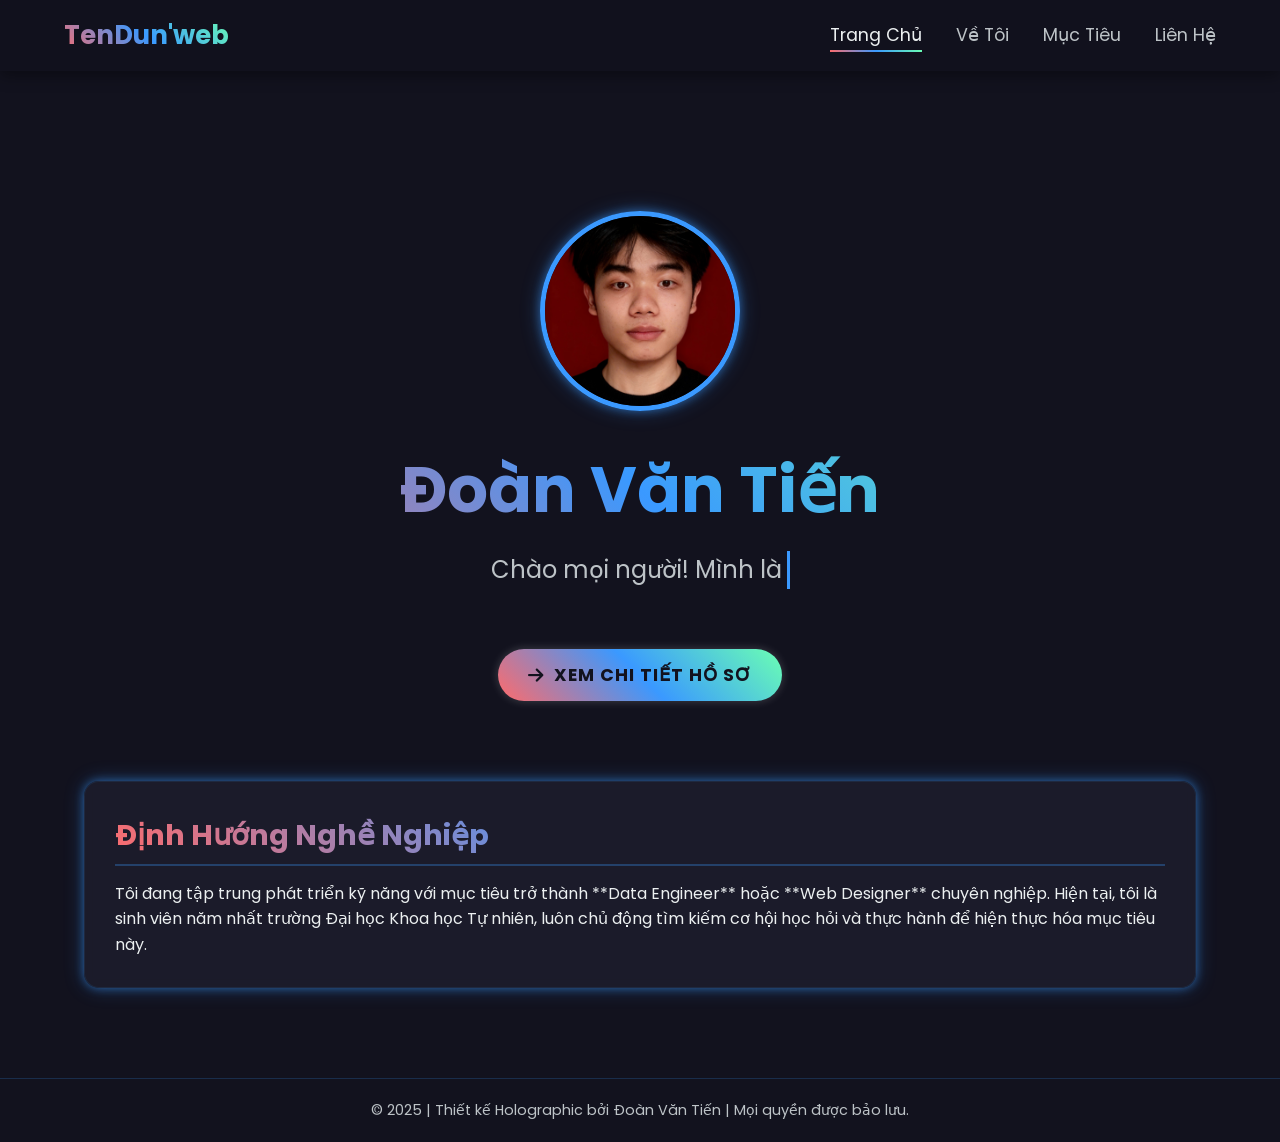
<file: index.html>
<!DOCTYPE html>
<html lang="vi">
<head>
    <meta charset="UTF-8">
    <meta name="viewport" content="width=device-width, initial-scale=1.0">
    <title>Trang Chủ | Đoàn Văn Tiến - Portfolio</title>
    <link rel="stylesheet" href="style.css">
    <link rel="stylesheet" href="https://cdnjs.cloudflare.com/ajax/libs/animate.css/4.1.1/animate.min.css">
</head>
<body>
    
    <div id="preloader">
        <div class="welcome-text"></div> <div class="loader-bar"></div>
    </div>

    <nav class="navbar">
        <div class="logo">TenDun'web</div>
        <div class="nav-links">
            <a href="index.html">Trang Chủ</a>
            <a href="about.html">Về Tôi</a>
            <a href="goals.html">Mục Tiêu</a>
            <a href="contact.html">Liên Hệ</a>
        </div>
    </nav>

    <div class="main-content">
        <section id="home-intro" class="animate__animated animate__fadeIn">
            <img src="assets/img/DoanVanTien.jpg" alt="Ảnh cá nhân" class="profile-img-home"> 
            
            <h1>Đoàn Văn Tiến</h1>
            
            <p id="typing-text">Chào mọi người! Mình là Đoàn Văn Tiến, đến từ Trường Đại học Khoa học Tự nhiên – ngôi trường của những người yêu khoa học và khám phá!</p>

            <div class="cta-button-container">
                <a href="about.html" class="cta-button">
                    <i class="fas fa-arrow-right"></i> Xem Chi Tiết Hồ Sơ
                </a>
            </div>
        </section>

        <section class="card">
            <h3>Định Hướng Nghề Nghiệp</h3>
            <p>Tôi đang tập trung phát triển kỹ năng với mục tiêu trở thành **Data Engineer** hoặc **Web Designer** chuyên nghiệp. Hiện tại, tôi là sinh viên năm nhất trường Đại học Khoa học Tự nhiên, luôn chủ động tìm kiếm cơ hội học hỏi và thực hành để hiện thực hóa mục tiêu này.</p>
        </section>
        
    </div>

    <footer>
        &copy; 2025 | Thiết kế Holographic bởi Đoàn Văn Tiến | Mọi quyền được bảo lưu.
    </footer>
    
    <script src="script.js"></script>
</body>
</html>
</file>
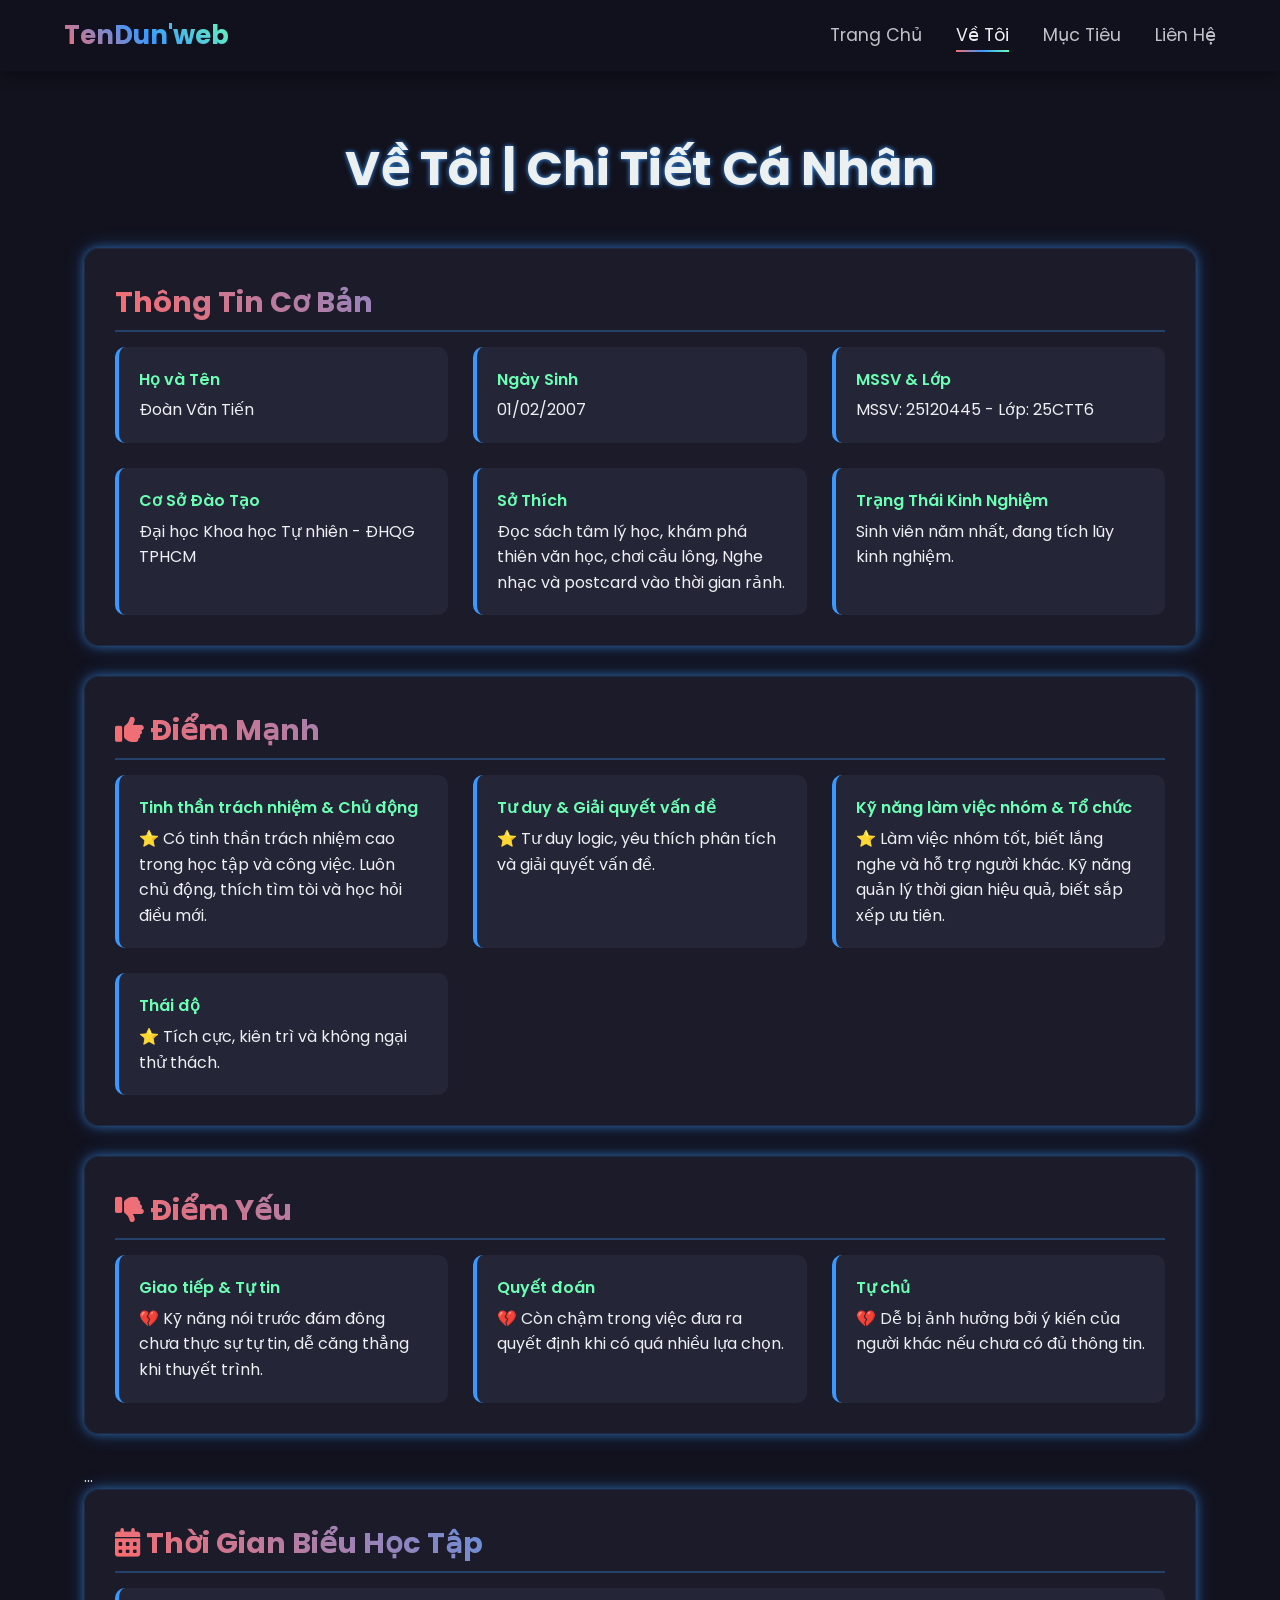
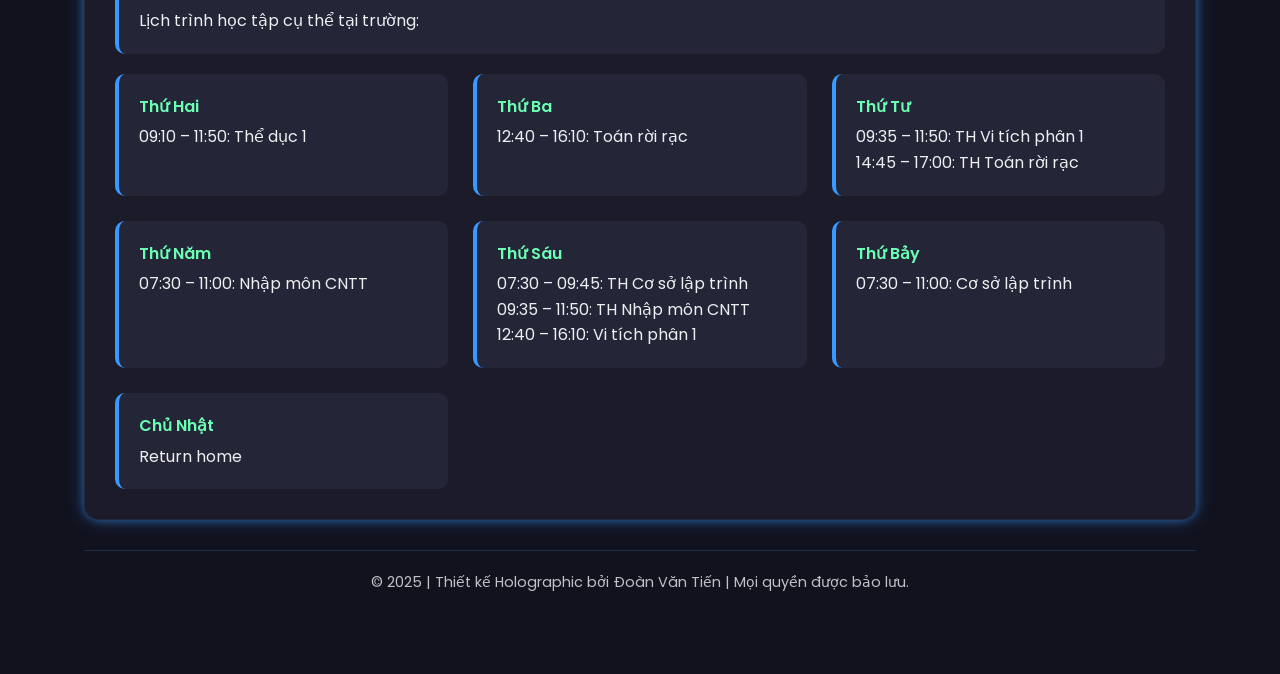
<file: about.html>
<!DOCTYPE html>
<html lang="vi">
<head>
    <meta charset="UTF-8">
    <meta name="viewport" content="width=device-width, initial-scale=1.0">
    <title>Về Tôi | Đoàn Văn Tiến</title>
    <link rel="stylesheet" href="style.css">
</head>
<body>
    <nav class="navbar">
        <div class="logo">TenDun'web</div>
        <div class="nav-links">
            <a href="index.html">Trang Chủ</a>
            <a href="about.html">Về Tôi</a>
            <a href="goals.html">Mục Tiêu</a>
            <a href="contact.html">Liên Hệ</a>
        </div>
    </nav>

    <div class="main-content">
        <h2 class="section-title">Về Tôi | Chi Tiết Cá Nhân</h2>

        <section class="card">
            <h3>Thông Tin Cơ Bản</h3>
            <div class="data-grid">
                <div class="data-item">
                    <h4>Họ và Tên</h4>
                    <p>Đoàn Văn Tiến</p>
                </div>
                <div class="data-item">
                    <h4>Ngày Sinh</h4>
                    <p>01/02/2007</p>
                </div>
                <div class="data-item">
                    <h4>MSSV & Lớp</h4>
                    <p>MSSV: 25120445 - Lớp: 25CTT6</p>
                </div>
                <div class="data-item">
                    <h4>Cơ Sở Đào Tạo</h4>
                    <p>Đại học Khoa học Tự nhiên - ĐHQG TPHCM</p>
                </div>
                <div class="data-item">
                    <h4>Sở Thích</h4>
                    <p>Đọc sách tâm lý học, khám phá thiên văn học, chơi cầu lông, Nghe nhạc và postcard vào thời gian rảnh.</p>
                </div>
                <div class="data-item">
                    <h4>Trạng Thái Kinh Nghiệm</h4>
                    <p>Sinh viên năm nhất, đang tích lũy kinh nghiệm.</p>
                </div>
            </div>
        </section>

        <section class="card">
            <h3><i class="fas fa-thumbs-up"></i> Điểm Mạnh</h3>
            <div class="data-grid">
                <div class="data-item">
                    <h4>Tinh thần trách nhiệm & Chủ động</h4>
                    <p>⭐ Có tinh thần trách nhiệm cao trong học tập và công việc. Luôn chủ động, thích tìm tòi và học hỏi điều mới.</p>
                </div>
                <div class="data-item">
                    <h4>Tư duy & Giải quyết vấn đề</h4>
                    <p>⭐ Tư duy logic, yêu thích phân tích và giải quyết vấn đề.</p>
                </div>
                <div class="data-item">
                    <h4>Kỹ năng làm việc nhóm & Tổ chức</h4>
                    <p>⭐ Làm việc nhóm tốt, biết lắng nghe và hỗ trợ người khác. Kỹ năng quản lý thời gian hiệu quả, biết sắp xếp ưu tiên.</p>
                </div>
                <div class="data-item">
                    <h4>Thái độ</h4>
                    <p>⭐ Tích cực, kiên trì và không ngại thử thách.</p>
                </div>
            </div>
        </section>

        <section class="card">
            <h3><i class="fas fa-thumbs-down"></i> Điểm Yếu</h3>
            <div class="data-grid">
                <div class="data-item">
                    <h4>Giao tiếp & Tự tin</h4>
                    <p>💔 Kỹ năng nói trước đám đông chưa thực sự tự tin, dễ căng thẳng khi thuyết trình.</p>
                </div>
                <div class="data-item">
                    <h4>Quyết đoán</h4>
                    <p>💔 Còn chậm trong việc đưa ra quyết định khi có quá nhiều lựa chọn.</p>
                </div>
                <div class="data-item">
                    <h4>Tự chủ</h4>
                    <p>💔 Dễ bị ảnh hưởng bởi ý kiến của người khác nếu chưa có đủ thông tin.</p>
                </div>
            </div>
        </section>

        ...
<section class="card">
    <h3><i class="fas fa-calendar-alt"></i> Thời Gian Biểu Học Tập</h3>
    <p class="data-item" style="margin-bottom: 20px;">Lịch trình học tập cụ thể tại trường:</p>

    <div class="data-grid">
        <div class="data-item">
            <h4>Thứ Hai</h4>
            <p>09:10 – 11:50: Thể dục 1</p>
        </div>
        <div class="data-item">
            <h4>Thứ Ba</h4>
            <p>12:40 – 16:10: Toán rời rạc</p>
        </div>
        <div class="data-item">
            <h4>Thứ Tư</h4>
            <p>09:35 – 11:50: TH Vi tích phân 1</p>
            <p>14:45 – 17:00: TH Toán rời rạc</p>
        </div>
        <div class="data-item">
            <h4>Thứ Năm</h4>
            <p>07:30 – 11:00: Nhập môn CNTT</p>
        </div>
        <div class="data-item">
            <h4>Thứ Sáu</h4>
            <p>07:30 – 09:45: TH Cơ sở lập trình</p>
            <p>09:35 – 11:50: TH Nhập môn CNTT</p>
            <p>12:40 – 16:10: Vi tích phân 1</p>
        </div>
        <div class="data-item">
            <h4>Thứ Bảy</h4>
            <p>07:30 – 11:00: Cơ sở lập trình</p>
        </div>
        <div class="data-item">
            <h4>Chủ Nhật</h4>
            <p>Return home</p>
        </div>
    </div>
</section>

<footer>
    &copy; 2025 | Thiết kế Holographic bởi Đoàn Văn Tiến | Mọi quyền được bảo lưu.
</footer>

<script src="script.js"></script>
</body>
</html>
</file>
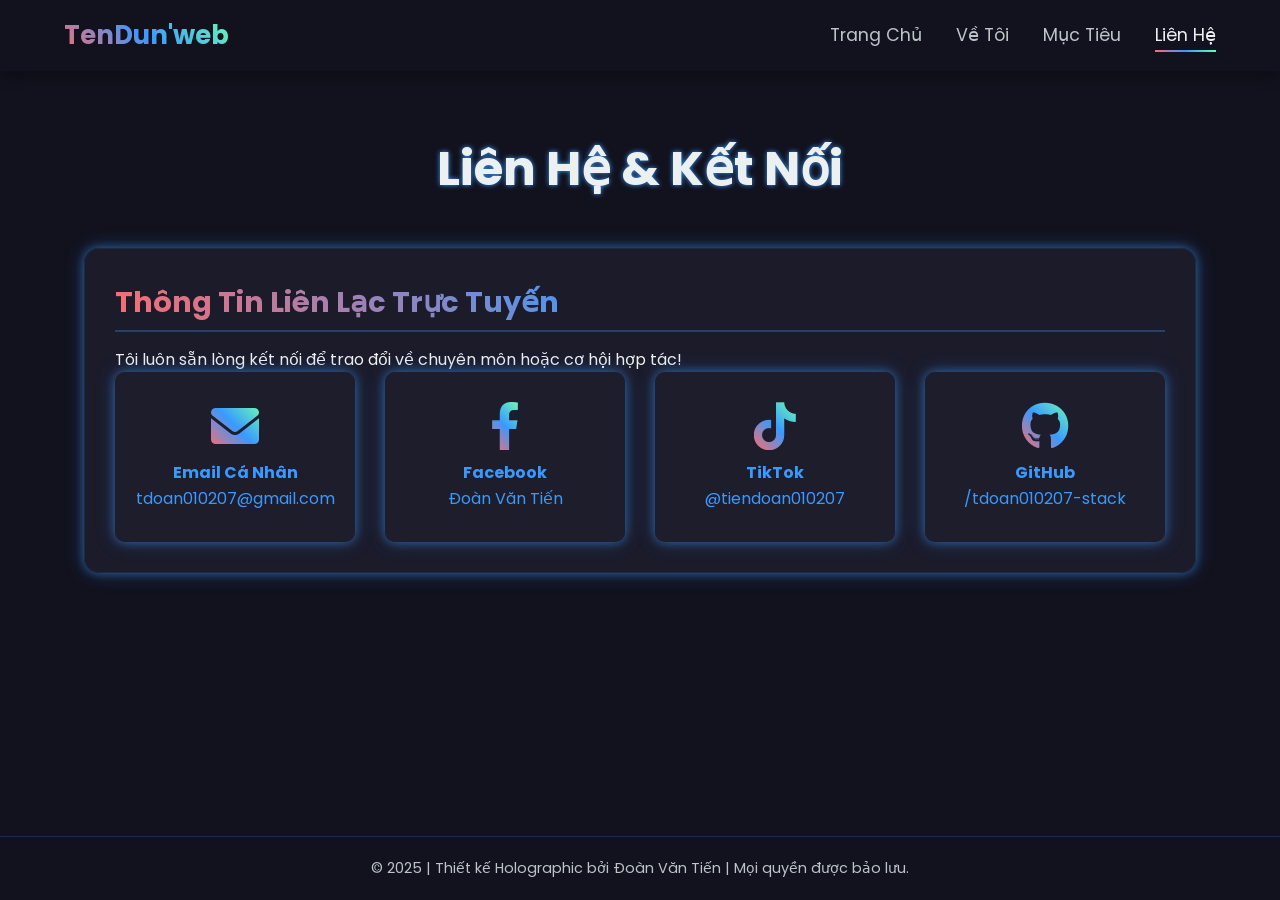
<file: contact.html>
<!DOCTYPE html>
<html lang="vi">
<head>
    <meta charset="UTF-8">
    <meta name="viewport" content="width=device-width, initial-scale=1.0">
    <title>Liên Hệ | Đoàn Văn Tiến</title>
    <link rel="stylesheet" href="style.css">
</head>
<body>
    <nav class="navbar">
        <div class="logo">TenDun'web</div>
        <div class="nav-links">
            <a href="index.html">Trang Chủ</a>
            <a href="about.html">Về Tôi</a>
            <a href="goals.html">Mục Tiêu</a>
            <a href="contact.html">Liên Hệ</a>
        </div>
    </nav>

    <div class="main-content">
        <h2 class="section-title">Liên Hệ & Kết Nối</h2>

        <section class="card">
            <h3>Thông Tin Liên Lạc Trực Tuyến</h3>
            <p>Tôi luôn sẵn lòng kết nối để trao đổi về chuyên môn hoặc cơ hội hợp tác!</p>

            <div class="contact-grid">
                
                <a href="mailto:tdoan010207@gmail.com" target="_blank" class="contact-link">
                    <i class="fas fa-envelope"></i>
                    <h4>Email Cá Nhân</h4>
                    <p>tdoan010207@gmail.com</p>
                </a>

                <a href="https://www.facebook.com/share/1BQZ5gwaYu/" target="_blank" class="contact-link">
                    <i class="fab fa-facebook-f"></i>
                    <h4>Facebook</h4>
                    <p>Đoàn Văn Tiến</p>
                </a>

                <a href="https://www.tiktok.com/@tiendoan010207?_r=1&_t=ZS-922b7OOl8qK" target="_blank" class="contact-link">
                    <i class="fab fa-tiktok"></i>
                    <h4>TikTok</h4>
                    <p>@tiendoan010207</p>
                </a>

                <a href="https://github.com/tdoan010207-stack" target="_blank" class="contact-link">
                    <i class="fab fa-github"></i>
                    <h4>GitHub</h4>
                    <p>/tdoan010207-stack</p>
                </a>
                
            </div>
        </section>
        
    </div>

    <footer>
        &copy; 2025 | Thiết kế Holographic bởi Đoàn Văn Tiến | Mọi quyền được bảo lưu.
    </footer>
    
    <script src="script.js"></script>
</body>
</html>
</file>
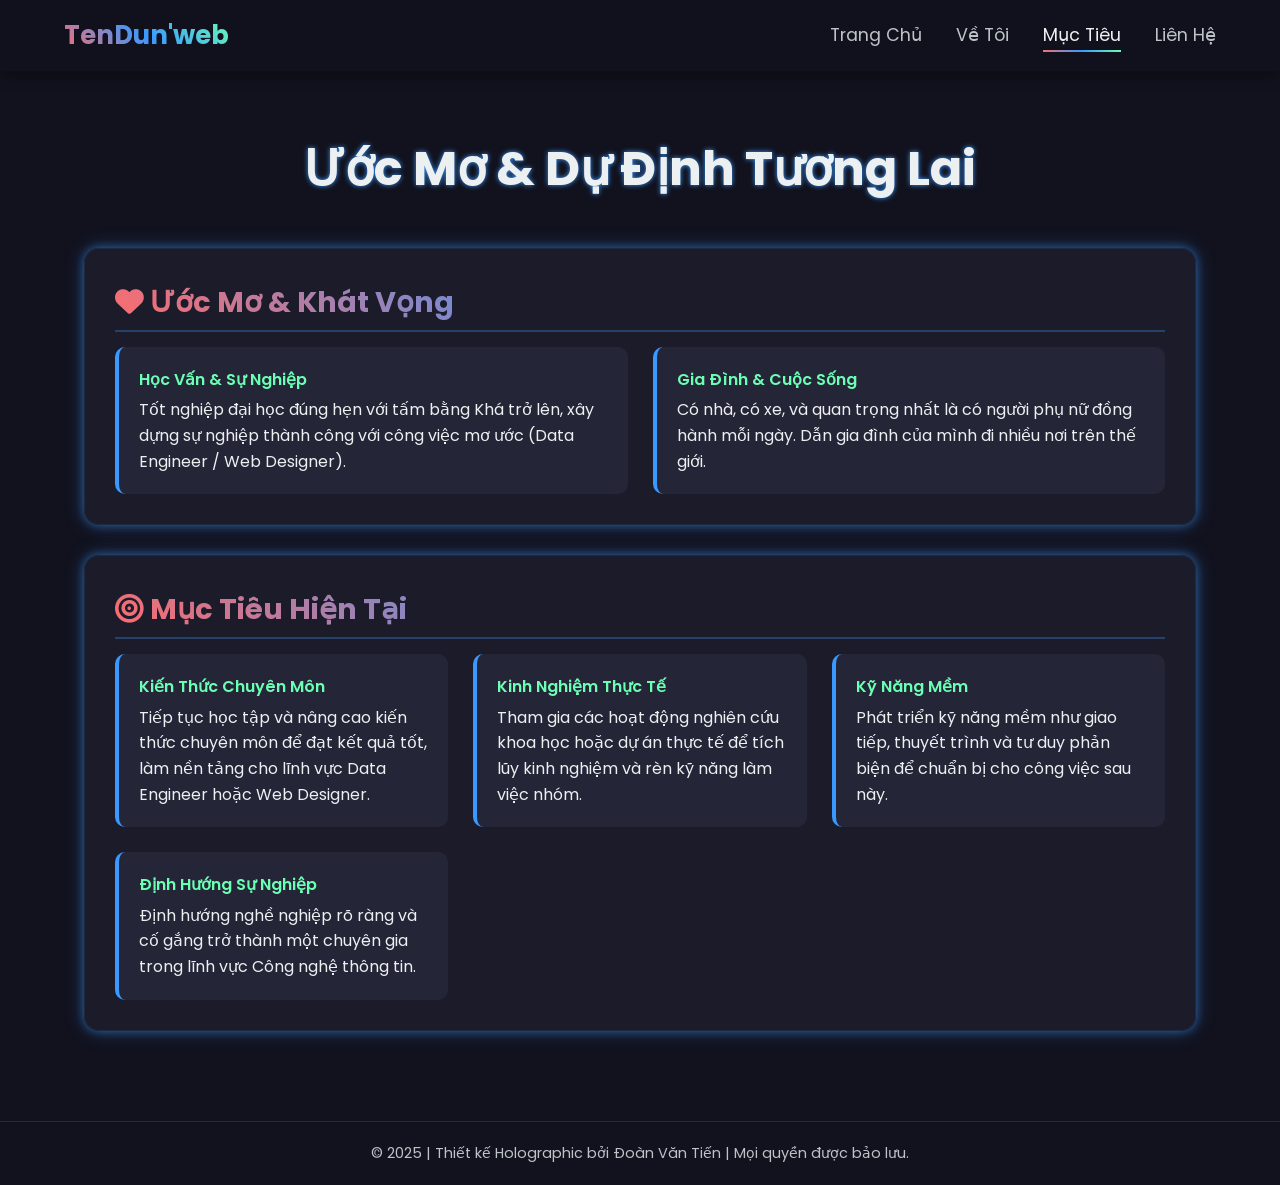
<file: goals.html>
<!DOCTYPE html>
<html lang="vi">
<head>
    <meta charset="UTF-8">
    <meta name="viewport" content="width=device-width, initial-scale=1.0">
    <title>Mục Tiêu & Dự Định | Đoàn Văn Tiến</title>
    <link rel="stylesheet" href="style.css">
</head>
<body>
    <nav class="navbar">
        <div class="logo">TenDun'web</div>
        <div class="nav-links">
            <a href="index.html">Trang Chủ</a>
            <a href="about.html">Về Tôi</a>
            <a href="goals.html">Mục Tiêu</a>
            <a href="contact.html">Liên Hệ</a>
        </div>
    </nav>

    <div class="main-content">
        <h2 class="section-title">Ước Mơ & Dự Định Tương Lai</h2>

        <section class="card">
            <h3><i class="fas fa-heart"></i> Ước Mơ & Khát Vọng</h3>
            <div class="data-grid">
                <div class="data-item">
                    <h4>Học Vấn & Sự Nghiệp</h4>
                    <p>Tốt nghiệp đại học đúng hẹn với tấm bằng Khá trở lên, xây dựng sự nghiệp thành công với công việc mơ ước (Data Engineer / Web Designer).</p>
                </div>
                <div class="data-item">
                    <h4>Gia Đình & Cuộc Sống</h4>
                    <p>Có nhà, có xe, và quan trọng nhất là có người phụ nữ đồng hành mỗi ngày. Dẫn gia đình của mình đi nhiều nơi trên thế giới.</p>
                </div>
            </div>
        </section>

        <section class="card">
            <h3><i class="fas fa-bullseye"></i> Mục Tiêu Hiện Tại</h3>
            <div class="data-grid">
                <div class="data-item">
                    <h4>Kiến Thức Chuyên Môn</h4>
                    <p>Tiếp tục học tập và nâng cao kiến thức chuyên môn để đạt kết quả tốt, làm nền tảng cho lĩnh vực Data Engineer hoặc Web Designer.</p>
                </div>
                <div class="data-item">
                    <h4>Kinh Nghiệm Thực Tế</h4>
                    <p>Tham gia các hoạt động nghiên cứu khoa học hoặc dự án thực tế để tích lũy kinh nghiệm và rèn kỹ năng làm việc nhóm.</p>
                </div>
                <div class="data-item">
                    <h4>Kỹ Năng Mềm</h4>
                    <p>Phát triển kỹ năng mềm như giao tiếp, thuyết trình và tư duy phản biện để chuẩn bị cho công việc sau này.</p>
                </div>
                <div class="data-item">
                    <h4>Định Hướng Sự Nghiệp</h4>
                    <p>Định hướng nghề nghiệp rõ ràng và cố gắng trở thành một chuyên gia trong lĩnh vực Công nghệ thông tin.</p>
                </div>
            </div>
        </section>

    </div>

    <footer>
        &copy; 2025 | Thiết kế Holographic bởi Đoàn Văn Tiến | Mọi quyền được bảo lưu.
    </footer>
    
    <script src="script.js"></script>
</body>
</html>
</file>
<file: style.css>
/* ====================================
    GLOBAL STYLES & HOLOGRAPHIC THEME 
==================================== */
@import url('https://fonts.googleapis.com/css2?family=Poppins:wght@300;400;600;700&display=swap');
@import url('https://cdnjs.cloudflare.com/ajax/libs/font-awesome/6.0.0-beta3/css/all.min.css');
@import url('https://cdnjs.cloudflare.com/ajax/libs/animate.css/4.1.1/animate.min.css');

:root {
    /* Màu nền tối, hiện đại */
    --bg-dark: #12121e;
    /* Màu gradient holographic/neon */
    --accent-gradient: linear-gradient(45deg, #FF6B6B, #3A99FF, #6BFFB3);
    /* Màu chữ chính */
    --text-light: #ecf0f1;
    /* Màu chữ phụ */
    --text-muted: #bdc3c7;
    /* Màu nổi bật cho nút/active link */
    --accent-color: #3A99FF;
    /* Hiệu ứng bóng nổi */
    --shadow-neon: 0 0 10px rgba(58, 153, 255, 0.5), 0 0 20px rgba(58, 153, 255, 0.3);
    --card-bg: rgba(30, 30, 45, 0.8);
}

* {
    box-sizing: border-box;
    margin: 0;
    padding: 0;
}

body {
    font-family: 'Poppins', sans-serif;
    background-color: var(--bg-dark);
    color: var(--text-light);
    line-height: 1.6;
    min-height: 100vh;
    display: flex;
    flex-direction: column;
    overflow-x: hidden;
}

a {
    color: var(--accent-color);
    text-decoration: none;
    transition: color 0.3s ease;
}

a:hover {
    color: var(--text-light);
}

/* ====================================
    PRELOADER (WELCOME SCREEN) STYLES
==================================== */
#preloader {
    position: fixed;
    top: 0;
    left: 0;
    width: 100%;
    height: 100%;
    background-color: var(--bg-dark);
    display: flex;
    flex-direction: column;
    justify-content: center;
    align-items: center;
    z-index: 9999;
    transition: opacity 1s ease-out;
}

#preloader.fade-out {
    opacity: 0;
    pointer-events: none;
}

.welcome-text {
    font-size: 3em;
    font-weight: 700;
    background: var(--accent-gradient);
    -webkit-background-clip: text;
    -webkit-text-fill-color: transparent;
    animation: bounceIn 1.5s ease-out;
    text-shadow: 0 0 15px rgba(58, 153, 255, 0.5);
}

.loader-bar {
    width: 200px;
    height: 5px;
    background: rgba(255, 255, 255, 0.1);
    border-radius: 5px;
    margin-top: 20px;
}

.loader-bar::after {
    content: '';
    display: block;
    height: 100%;
    width: 0;
    background: var(--accent-gradient);
    border-radius: 5px;
    animation: load 2s ease-out forwards;
}

@keyframes load {
    0% { width: 0; }
    100% { width: 100%; }
}

/* Ẩn nội dung chính khi chưa load xong */
.main-content {
    opacity: 0;
    transition: opacity 0.5s ease-in 1s;
}

.main-content.loaded {
    opacity: 1;
}

/* ====================================
    NAVIGATION BAR (THANH ĐIỀU HƯỚNG)
==================================== */
.navbar {
    background-color: rgba(18, 18, 30, 0.95);
    padding: 15px 5%;
    display: flex;
    justify-content: space-between;
    align-items: center;
    box-shadow: 0 4px 15px rgba(0, 0, 0, 0.4);
    position: sticky;
    top: 0;
    z-index: 1000;
}

.logo {
    font-size: 1.6em;
    font-weight: 700;
    background: var(--accent-gradient);
    -webkit-background-clip: text;
    -webkit-text-fill-color: transparent;
    transition: transform 0.3s ease;
}

.logo:hover {
    transform: scale(1.05);
}

.nav-links a {
    color: var(--text-muted);
    margin-left: 30px;
    font-size: 1.1em;
    padding: 5px 0;
    position: relative;
    transition: color 0.3s ease;
}

.nav-links a::after {
    content: '';
    position: absolute;
    bottom: 0;
    left: 0;
    width: 0;
    height: 2px;
    background: var(--accent-gradient);
    transition: width 0.3s ease;
}

.nav-links a:hover, .nav-links a.active {
    color: var(--text-light);
}

.nav-links a:hover::after, .nav-links a.active::after {
    width: 100%;
}


/* ====================================
    MAIN CONTENT AREA & CARDS
==================================== */
.main-content {
    flex: 1;
    max-width: 1200px;
    width: 90%;
    margin: 40px auto;
    padding: 20px;
}

.section-title {
    font-size: 3em;
    font-weight: 700;
    text-align: center;
    margin-bottom: 40px;
    color: var(--text-light);
    text-shadow: 0 0 5px var(--accent-color);
    animation: fadeInDown 1s ease-out;
}

.card {
    background: var(--card-bg);
    border-radius: 15px;
    padding: 30px;
    margin-bottom: 30px;
    box-shadow: var(--shadow-neon);
    backdrop-filter: blur(5px);
    transition: transform 0.6s cubic-bezier(0.68, -0.55, 0.27, 1.55), box-shadow 0.3s ease;
    border: 1px solid rgba(58, 153, 255, 0.1);
    opacity: 0; 
    transform: translateY(40px);
}

.card:hover {
    transform: translateY(-8px);
    box-shadow: 0 0 15px rgba(58, 153, 255, 0.8);
}

.card.visible {
    opacity: 1;
    transform: translateY(0);
    animation: fadeInUp 1s ease-out;
}

.card h3 {
    font-size: 1.8em;
    margin-bottom: 15px;
    background: var(--accent-gradient);
    -webkit-background-clip: text;
    -webkit-text-fill-color: transparent;
    padding-bottom: 5px;
    border-bottom: 2px solid rgba(58, 153, 255, 0.3);
}

/* ====================================
    HOME PAGE STYLES 
==================================== */
#home-intro {
    text-align: center;
    padding: 80px 0;
}

.profile-img-home {
    width: 200px;
    height: 200px;
    border-radius: 50%;
    object-fit: cover;
    border: 5px solid var(--accent-color);
    box-shadow: var(--shadow-neon);
    margin-bottom: 20px;
}

#home-intro h1 {
    font-size: 4em;
    margin-bottom: 10px;
    background: var(--accent-gradient);
    -webkit-background-clip: text;
    -webkit-text-fill-color: transparent;
}

/* Hiệu ứng gõ chữ */
#typing-text {
    font-size: 1.5em;
    color: var(--text-muted);
    margin-bottom: 30px;
    display: inline-block;
    min-height: 1.5em;
    visibility: hidden; /* Ẩn cho đến khi JS gọi */
    border-right: 3px solid var(--accent-color); /* Con trỏ gõ */
    animation: blink-caret 0.75s step-end infinite;
    padding-right: 5px;
}

@keyframes blink-caret {
    from, to { border-color: transparent }
    50% { border-color: var(--accent-color); }
}

.cta-button-container {
    margin-top: 30px;
}

.cta-button {
    display: inline-flex;
    align-items: center;
    gap: 10px;
    padding: 12px 30px;
    background: var(--accent-gradient);
    border: none;
    border-radius: 50px; /* Bo tròn mạnh hơn */
    color: var(--bg-dark);
    font-weight: 700;
    font-size: 1.1em;
    transition: transform 0.3s ease, box-shadow 0.3s ease, filter 0.3s ease;
    box-shadow: 0 0 10px rgba(255, 255, 255, 0.2);
    text-transform: uppercase;
    letter-spacing: 1px;
}

.cta-button:hover {
    transform: scale(1.1); /* Phóng to hơn */
    box-shadow: var(--shadow-neon), 0 0 40px rgba(58, 153, 255, 0.8);
    filter: brightness(1.1);
}

/* ====================================
    DATA GRIDS & SCHEDULE STYLES
==================================== */

.data-grid {
    display: grid;
    grid-template-columns: repeat(auto-fit, minmax(280px, 1fr));
    gap: 25px;
}

.data-item {
    background-color: rgba(40, 40, 60, 0.8);
    padding: 20px;
    border-radius: 10px;
    border-left: 4px solid var(--accent-color);
    transition: background-color 0.3s ease;
}

.data-item h4 {
    color: #6BFFB3; /* Màu neon xanh lá */
    margin-bottom: 5px;
    font-weight: 600;
}

/* Schedule Table */
.schedule-table {
    width: 100%;
    border-collapse: separate;
    border-spacing: 0 10px;
    min-width: 800px; /* Đảm bảo bảng không quá hẹp trên mobile */
}

.schedule-table th, .schedule-table td {
    padding: 15px 10px;
    text-align: center;
    border-radius: 8px;
    font-size: 0.9em;
}

.schedule-table th {
    background: var(--accent-gradient);
    color: var(--bg-dark);
    font-weight: 700;
    text-transform: uppercase;
    font-size: 1.0em;
    box-shadow: 0 4px 10px rgba(0, 0, 0, 0.3);
    white-space: nowrap;
}

.schedule-table td {
    background-color: rgba(40, 40, 60, 0.8);
    color: var(--text-light);
    transition: background-color 0.3s ease;
}

.schedule-table td:hover {
    background-color: #30304a;
}

.schedule-table tr:nth-child(even) td {
    border-left: 2px solid #6BFFB3; 
}

.schedule-table tr:nth-child(odd) td {
    border-left: 2px solid #FF6B6B; 
}


/* Contact Page Specific */
.contact-grid {
    display: grid;
    grid-template-columns: repeat(auto-fit, minmax(200px, 1fr));
    gap: 30px;
    text-align: center;
}

.contact-link {
    display: block;
    padding: 30px 15px;
    border-radius: 10px;
    background: var(--card-bg);
    box-shadow: var(--shadow-neon);
    transition: all 0.3s ease;
}

.contact-link i {
    font-size: 3em;
    margin-bottom: 10px;
    background: var(--accent-gradient);
    -webkit-background-clip: text;
    -webkit-text-fill-color: transparent;
}

.contact-link:hover {
    transform: translateY(-8px) scale(1.05);
    box-shadow: 0 10px 20px rgba(58, 153, 255, 0.5);
    background-color: #202030;
}


/* ====================================
    FOOTER & MEDIA QUERIES
==================================== */
footer {
    text-align: center;
    padding: 20px;
    background-color: var(--bg-dark);
    border-top: 1px solid rgba(58, 153, 255, 0.2);
    margin-top: auto;
    color: var(--text-muted);
    font-size: 0.9em;
}

@media (max-width: 768px) {
    .navbar {
        padding: 15px 20px;
    }
    .nav-links a {
        margin-left: 15px;
        font-size: 1em;
    }
    #home-intro h1 {
        font-size: 3em;
    }
    .section-title {
        font-size: 2.2em;
    }
    .schedule-table {
        min-width: 600px;
    }
}
</file>
